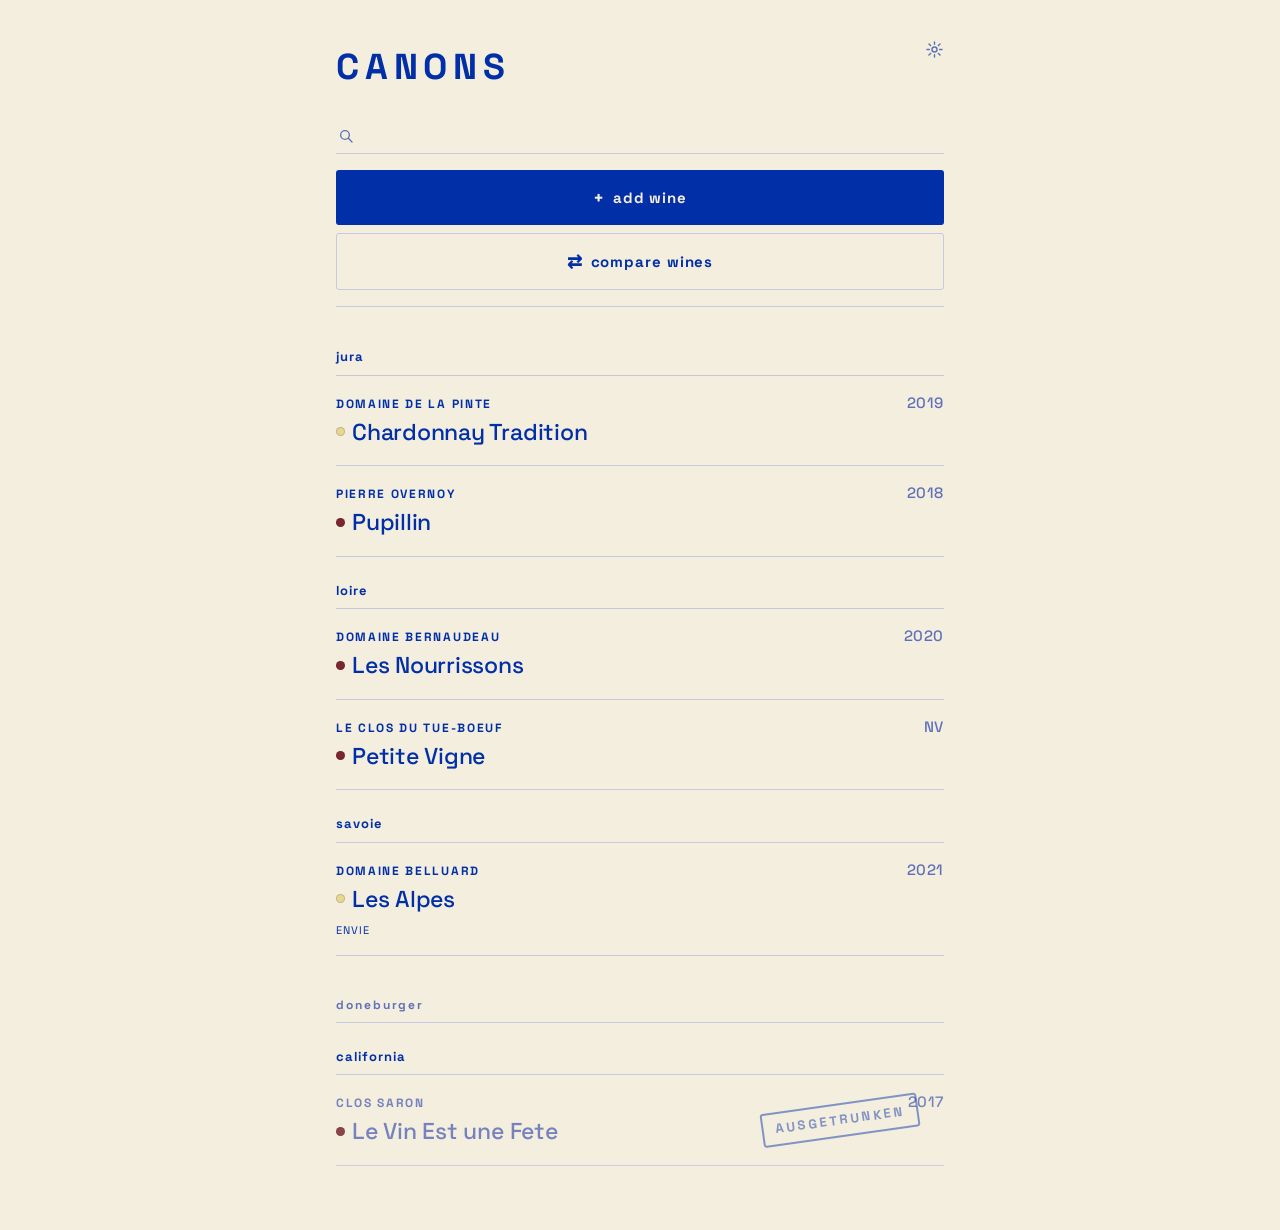
<file: index.html>
<!DOCTYPE html>
<html lang="en">
  <head>
    <meta charset="UTF-8" />
    <meta name="viewport" content="width=device-width, initial-scale=1, maximum-scale=1, user-scalable=no, viewport-fit=cover" />
    <meta name="theme-color" content="#002fa7" />
    <meta name="color-scheme" content="light" />
    <title>CANONS</title>

    <link rel="manifest" href="./manifest.webmanifest" />
    <link rel="apple-touch-icon" href="./icons/icon-192.png" />
    <meta name="apple-mobile-web-app-capable" content="yes" />
    <meta name="apple-mobile-web-app-status-bar-style" content="default" />
    <meta name="apple-mobile-web-app-title" content="CANONS" />

    <link
      href="https://fonts.googleapis.com/css2?family=Courier+Prime:ital,wght@0,400;0,700;1,400&family=Spectral:ital,wght@0,400;0,500;1,400&family=Space+Grotesk:wght@300;400;500;600;700&family=Comic+Relief:wght@400;700&display=swap"
      rel="stylesheet"
    />
    <link rel="stylesheet" href="./styles.css" />
  </head>
  <body>
    <div class="app">
      <!-- ================= HOME ================= -->
      <section id="view-home" class="view">
        <header class="app-header">
          <div class="brand-row">
            <p class="brand">CANONS</p>
            <button class="icon-btn" id="settings-btn" type="button" aria-label="Appearance settings">
              <svg viewBox="0 0 24 24" aria-hidden="true" fill="none" stroke="currentColor" stroke-width="1.8" stroke-linecap="round">
                <circle cx="12" cy="12" r="3.2" />
                <path d="M12 2.5v3M12 18.5v3M2.5 12h3M18.5 12h3M5 5l2.1 2.1M16.9 16.9 19 19M19 5l-2.1 2.1M7.1 16.9 5 19" />
              </svg>
            </button>
          </div>

          <div class="filter-line">
            <svg class="filter-icon" viewBox="0 0 24 24" aria-hidden="true">
              <circle cx="10.5" cy="10.5" r="6.5" fill="none" stroke="currentColor" stroke-width="2" />
              <line x1="15.5" y1="15.5" x2="21" y2="21" stroke="currentColor" stroke-width="2" stroke-linecap="round" />
            </svg>
            <input
              id="filter-input"
              class="filter-input"
              type="search"
              placeholder=""
              aria-label="Search the cellar"
              autocomplete="off"
              autocapitalize="off"
              spellcheck="false"
            />
          </div>

          <div class="actions">
            <button class="add-btn-large" type="button" id="add-wine-btn">
              <span class="glyph">+</span> add wine
            </button>
            <button class="add-btn-large add-btn-large--secondary" type="button" id="compare-btn">
              <span class="glyph">⇄</span> compare wines
            </button>
          </div>
        </header>

        <main id="wine-list"></main>
      </section>

      <!-- ================= ADD WINE ================= -->
      <section id="view-add" class="view" hidden>
        <header class="view-header">
          <button class="action-link" type="button" id="add-back-btn">‹ back</button>
          <p class="brand">New wine</p>
        </header>

        <form id="add-form" novalidate>
          <div class="wine-fields" id="add-fields"></div>
          <div class="form-actions">
            <button type="submit" class="save-btn">save</button>
          </div>
        </form>
      </section>

      <!-- ================= WINE DETAIL ================= -->
      <section id="view-detail" class="view" hidden>
        <header class="view-header">
          <button class="action-link" type="button" id="detail-back-btn">‹ back</button>
          <button type="button" class="detail-save-top" id="detail-save-top" hidden>save</button>
          <div style="display:flex;gap:var(--space-3);align-items:baseline">
            <button class="action-link action-link--quiet" type="button" id="detail-share-btn">share</button>
            <button class="action-link action-link--quiet" type="button" id="detail-delete-btn">remove</button>
          </div>
        </header>

        <p class="meta-line" id="detail-meta"></p>

        <form id="detail-form" novalidate>
          <div class="wine-fields" id="detail-fields"></div>
          <div class="form-actions">
            <span class="save-status" id="detail-save-status"></span>
            <button type="submit" class="save-btn">save</button>
          </div>
        </form>
      </section>

      <!-- ================= COMPARE: saved list ================= -->
      <section id="view-compare" class="view" hidden>
        <header class="view-header">
          <button class="action-link" type="button" id="compare-back-btn">‹ back</button>
          <p class="brand">Compare</p>
        </header>
        <div class="actions">
          <button class="add-btn-large" type="button" id="compare-new-btn">
            <span class="glyph">+</span> new comparison
          </button>
        </div>
        <main id="compare-list"></main>
      </section>

      <!-- ================= COMPARE: builder ================= -->
      <section id="view-compare-build" class="view" hidden>
        <header class="view-header">
          <button class="action-link" type="button" id="compare-build-back-btn">‹ back</button>
          <p class="brand" id="compare-build-title">New comparison</p>
        </header>

        <!-- Shown only when extending an existing comparison -->
        <div class="compare-extend" id="compare-extend" hidden>
          <p class="compare-extend-q">adding to <strong id="compare-extend-title"></strong></p>
          <label class="compare-extend-opt">
            <input type="radio" name="compare-extend-mode" value="build" checked />
            build on this comparison <span>(re-runs all wines together)</span>
          </label>
          <label class="compare-extend-opt">
            <input type="radio" name="compare-extend-mode" value="new" />
            save as a new comparison <span>(keeps the original)</span>
          </label>
        </div>

        <div class="compare-pinned" id="compare-pinned">
          <p class="section-label">wines</p>
          <ul class="compare-chosen" id="compare-chosen"></ul>
        </div>

        <div class="compare-add-actions">
          <button type="button" class="backup-btn" id="compare-add-cellar-btn">add from cellar</button>
          <button type="button" class="backup-btn" id="compare-add-outside-btn">add outside wine</button>
        </div>

        <!-- cellar picker -->
        <div class="compare-cellar-picker" id="compare-cellar-picker" hidden>
          <input type="search" class="filter-input" id="compare-cellar-search" placeholder="search your cellar…" autocomplete="off" />
          <div class="compare-cellar-results" id="compare-cellar-results"></div>
        </div>

        <!-- outside-wine mini form -->
        <div class="compare-outside-form" id="compare-outside-form" hidden>
          <input type="text" class="sync-field" id="compare-out-producer" placeholder="producer" autocomplete="off" />
          <input type="text" class="sync-field" id="compare-out-cuvee" placeholder="cuvée" autocomplete="off" />
          <input type="text" class="sync-field" id="compare-out-grape" placeholder="grape variety (optional)" autocomplete="off" />
          <input type="text" class="sync-field" id="compare-out-vintage" placeholder="vintage (or NV)" autocomplete="off" />
          <button type="button" class="backup-btn" id="compare-out-add-btn">add this wine</button>
        </div>

        <p class="compare-build-hint" id="compare-build-hint">add at least 2 wines to compare.</p>

        <!-- run: chooser / loading / fail / free-paste (reuses research styles) -->
        <div class="research-panel compare-run" id="compare-run" hidden>
          <div class="research-chooser" id="compare-chooser">
            <p class="research-chooser-q">how would you like to run this comparison?</p>
            <div class="research-chooser-actions">
              <button type="button" class="research-choose-ai" id="compare-choose-ai">AI compare</button>
              <button type="button" class="research-choose-free" id="compare-choose-free">free compare</button>
            </div>
            <p class="research-chooser-note">
              <strong>AI</strong> compares all the wines in one web-backed pass
              (costs a few cents). <strong>Free</strong> gives you a prompt to
              paste into any chatbot yourself.
            </p>
          </div>

          <div class="research-loading" id="compare-loading" hidden>
            <span class="research-spinner" aria-hidden="true"></span>
            <p class="research-loading-text">comparing… this can take 10–30 seconds.</p>
            <div class="research-actions">
              <button type="button" class="research-loading-cancel" id="compare-loading-cancel">cancel</button>
            </div>
          </div>

          <div class="research-fail" id="compare-fail" hidden>
            <p class="research-error compare-fail-msg" id="compare-fail-msg"></p>
            <div class="research-actions research-actions--end">
              <button type="button" class="action-link" id="compare-fail-free">free instead</button>
              <button type="button" class="action-link action-link--quiet" id="compare-fail-cancel">cancel</button>
              <button type="button" class="save-btn" id="compare-retry-btn">retry</button>
            </div>
          </div>

          <div class="research-input" id="compare-manual" hidden>
            <p class="research-help">
              Tap <strong>copy request</strong>, paste it into Claude or ChatGPT,
              then paste the reply back and tap <strong>view comparison</strong>.
            </p>
            <div class="research-actions research-actions--start">
              <button type="button" class="action-link" id="compare-copy-btn">
                <span class="glyph">⧉</span> copy request
              </button>
              <span class="research-status" id="compare-copy-status"></span>
            </div>
            <textarea class="research-paste" id="compare-paste" rows="4" placeholder="paste the assistant's reply here…" autocomplete="off" spellcheck="false"></textarea>
            <p class="research-error" id="compare-manual-error" hidden></p>
            <div class="research-actions">
              <button type="button" class="action-link action-link--quiet" id="compare-manual-cancel">cancel</button>
              <button type="button" class="save-btn" id="compare-manual-review">view comparison</button>
            </div>
          </div>
        </div>
      </section>

      <!-- ================= COMPARE: detail (swipeable cards) ================= -->
      <section id="view-compare-detail" class="view" hidden>
        <header class="view-header">
          <button class="action-link" type="button" id="compare-detail-back-btn">‹ back</button>
          <button class="action-link action-link--quiet" type="button" id="compare-delete-btn">delete</button>
        </header>
        <p class="meta-line" id="compare-detail-title"></p>
        <div class="compare-cards" id="compare-cards"></div>
        <div class="compare-dots" id="compare-dots" aria-hidden="true"></div>

        <div class="compare-detail-actions">
          <button type="button" class="backup-btn" id="compare-add-wine-btn">add a wine</button>
        </div>

        <!-- Promote external wines into the cellar (single or bulk) -->
        <div class="compare-promote" id="compare-promote" hidden>
          <p class="section-label">add to cellar</p>
          <p class="compare-promote-hint">
            These wines aren't in your cellar yet. Add any you like — they're
            saved with the reputation note as their context; fill in the full
            details later with <strong>get wine info</strong>.
          </p>
          <ul class="compare-promote-list" id="compare-promote-list"></ul>
          <button type="button" class="backup-btn" id="compare-promote-btn">add selected to cellar</button>
          <p class="backup-status" id="compare-promote-status"></p>
        </div>
      </section>

      <!-- ================= SETTINGS ================= -->
      <div class="settings-overlay" id="settings-overlay" hidden>
        <div class="settings-sheet" role="dialog" aria-label="Settings">

          <!-- ---- Main page: appearance + a door into advanced ---- -->
          <div class="settings-page" id="settings-page-main">
            <div class="settings-head">
              <p class="settings-title">appearance</p>
              <button class="action-link action-link--quiet" type="button" id="settings-close">close</button>
            </div>
            <p class="settings-label">theme</p>
            <div class="theme-list" id="theme-list"></div>

            <button type="button" class="settings-row-btn" id="settings-advanced-btn">
              <span>data &amp; sync</span>
              <span class="settings-row-chevron" aria-hidden="true">›</span>
            </button>
          </div>

          <!-- ---- Advanced page: sync + backup ---- -->
          <div class="settings-page" id="settings-page-advanced" hidden>
            <div class="settings-head">
              <button class="action-link" type="button" id="settings-back-btn">‹ back</button>
              <p class="settings-title">data &amp; sync</p>
            </div>

            <button type="button" class="action-link action-link--quiet sync-help-toggle" id="sync-help-toggle" aria-expanded="false" aria-controls="sync-help-panel">how does this work?</button>

            <div class="sync-help-panel" id="sync-help-panel" hidden>
              <p class="sync-help-block">
                <strong>Sync</strong> keeps your cellar matched on every device, automatically.
                Set it up once and anything you add or edit shows up on your other
                devices on its own — no files to move. On a new device, open this menu,
                paste the <strong>sync code</strong> from a device that's already linked,
                then tap <strong>link this device</strong>.
              </p>
              <p class="sync-help-block">
                <strong>Export / import</strong> is the manual version.
                <strong>Export wines</strong> saves your whole cellar to a single file
                you can keep as a backup or send to someone. <strong>Import wines</strong>
                loads that file back in. Nothing updates by itself — you do it whenever
                you want a snapshot.
              </p>
              <p class="sync-help-block sync-help-diff">
                <strong>The difference:</strong> both move your wines around — sync does
                it for you continuously, export/import is a one-off copy you trigger by
                hand. Use sync for everyday across-device use; run an export now and then
                as a safety backup.
              </p>
            </div>

            <p class="settings-label">sync</p>

            <!-- Linked state -->
            <div class="sync-linked" id="sync-linked" hidden>
              <p class="sync-info">
                Synced across devices.
                <span class="sync-when" id="sync-when"></span>
              </p>
              <div class="sync-actions">
                <button type="button" class="backup-btn" id="sync-now-btn">sync now</button>
                <button type="button" class="backup-btn" id="sync-copy-btn">copy sync code</button>
                <button type="button" class="backup-btn backup-btn--quiet" id="sync-unlink-btn">unlink</button>
              </div>
            </div>

            <!-- Unlinked state -->
            <div class="sync-setup" id="sync-setup">
              <p class="sync-help">
                Sync your cellar between devices with no account — paste a
                <strong>sync code</strong> from another device, or set up a new
                shared cellar.
              </p>
              <textarea
                class="sync-token-input"
                id="sync-token-input"
                rows="2"
                placeholder="paste a sync code here…"
                autocomplete="off"
                spellcheck="false"
              ></textarea>
              <div class="sync-actions">
                <button type="button" class="backup-btn" id="sync-join-btn">link this device</button>
                <button type="button" class="backup-btn backup-btn--quiet" id="sync-new-btn">set up new cellar</button>
              </div>

              <!-- New-cellar form (Supabase details), revealed by "set up new cellar" -->
              <div class="sync-new-form" id="sync-new-form" hidden>
                <label class="sync-field-label" for="sync-url-input">Supabase project URL</label>
                <input type="url" class="sync-field" id="sync-url-input" placeholder="https://xxxx.supabase.co" autocomplete="off" spellcheck="false" />
                <label class="sync-field-label" for="sync-key-input">Supabase anon key</label>
                <textarea class="sync-field" id="sync-key-input" rows="2" placeholder="eyJ…" autocomplete="off" spellcheck="false"></textarea>
                <label class="sync-field-label" for="sync-code-input">cellar code (the shared secret)</label>
                <div class="sync-code-row">
                  <input type="text" class="sync-field" id="sync-code-input" placeholder="e.g. abcd-efgh-ijkl" autocomplete="off" spellcheck="false" />
                  <button type="button" class="backup-btn" id="sync-gen-btn">generate</button>
                </div>
                <button type="button" class="backup-btn" id="sync-create-btn">create &amp; link</button>
              </div>
            </div>

            <!-- Inline confirm (replaces blocking confirm() dialogs, which are
                 unreliable inside an installed PWA) -->
            <div class="sync-confirm" id="sync-confirm" hidden>
              <p class="sync-confirm-msg" id="sync-confirm-msg"></p>
              <div class="sync-actions">
                <button type="button" class="backup-btn" id="sync-confirm-yes">ok</button>
                <button type="button" class="backup-btn backup-btn--quiet" id="sync-confirm-no">cancel</button>
              </div>
            </div>

            <p class="backup-status" id="sync-status"></p>

            <p class="settings-label settings-label--spaced">backup</p>
            <div class="backup-actions">
              <button type="button" class="backup-btn" id="export-btn">export wines</button>
              <label class="backup-btn" for="import-input">
                import wines
                <input type="file" id="import-input" accept="application/json,.json" hidden />
              </label>
            </div>
            <p class="backup-status" id="backup-status"></p>
          </div>
        </div>
      </div>
    </div>

    <!-- Shared field markup for Add Wine and Wine detail (cloned via JS) -->
    <template id="wine-fields-template">
      <div class="field field-producer">
        <label data-cf="producer">producer</label>
        <textarea class="f-producer autogrow" rows="1" autocomplete="off" spellcheck="false"></textarea>
      </div>

      <div class="field field-cuvee">
        <label data-cf="cuvee">cuvée</label>
        <textarea class="f-cuvee autogrow" rows="1" autocomplete="off" spellcheck="false"></textarea>
      </div>

      <div class="field">
        <label data-cf="grape_varietals">grape varietals</label>
        <textarea class="f-grapes autogrow" rows="1" placeholder="composition may vary by vintage" autocomplete="off" spellcheck="false"></textarea>
      </div>

      <div class="field-row">
        <div class="field field-vintage">
          <label data-cf="vintage">vintage</label>
          <input type="text" class="f-vintage" placeholder="e.g. 2021 or NV" autocomplete="off" />
        </div>

        <div class="field field-bottles">
          <label>bottles</label>
          <div class="stepper">
            <button type="button" class="stepper-btn bottles-minus" aria-label="One fewer">−</button>
            <input type="number" class="f-bottles" inputmode="numeric" min="0" step="1" value="1" />
            <button type="button" class="stepper-btn bottles-plus" aria-label="One more">+</button>
          </div>
        </div>
      </div>

      <div class="field">
        <label>status</label>
        <div class="status-options">
          <button type="button" class="status-option" data-status="en_cave">en cave</button>
          <button type="button" class="status-option" data-status="envie">envie</button>
          <button type="button" class="status-option" data-status="ausgetrunken">finished</button>
        </div>
      </div>

      <div class="research-launch">
        <button type="button" class="research-trigger">
          <span class="glyph">⌕</span> get wine info
        </button>
        <div class="research-mount"></div>
      </div>

      <p class="section-label">tech facts</p>

      <div class="field-row">
        <div class="field">
          <label data-cf="region">region</label>
          <textarea class="f-region autogrow" rows="1" autocomplete="off" spellcheck="false"></textarea>
        </div>
        <div class="field">
          <label data-cf="country">country</label>
          <textarea class="f-country autogrow" rows="1" autocomplete="off" spellcheck="false"></textarea>
        </div>
      </div>

      <div class="field-row">
        <div class="field">
          <label data-cf="colour">colour</label>
          <textarea class="f-colour autogrow" rows="1" placeholder="rouge / blanc / rosé / orange" autocomplete="off" spellcheck="false"></textarea>
        </div>
        <div class="field">
          <label data-cf="terroir_type">terroir type</label>
          <textarea class="f-terroir autogrow" rows="1" autocomplete="off" spellcheck="false"></textarea>
        </div>
      </div>

      <p class="section-label" data-cf="vinification">vinification</p>
      <div class="field">
        <textarea
          class="f-vinification narrative autogrow"
          rows="3"
          placeholder="concrete facts only — maceration, élevage, vessel, ageing time…"
        ></textarea>
      </div>

      <p class="section-label" data-cf="tasting_notes">tasting notes</p>
      <div class="field">
        <textarea class="f-tasting-notes narrative autogrow" rows="3"></textarea>
      </div>
      <div class="field">
        <label data-cf="drinking_window">drinking window</label>
        <textarea class="f-drinking-window autogrow" rows="1" placeholder="e.g. now–2030" autocomplete="off" spellcheck="false"></textarea>
      </div>

      <p class="section-label">serving</p>
      <div class="field-row">
        <div class="field">
          <label data-cf="serve_temp">temperature</label>
          <textarea class="f-serve-temp autogrow" rows="1" placeholder="e.g. 14–16 °C" autocomplete="off" spellcheck="false"></textarea>
        </div>
        <div class="field">
          <label data-cf="serve_archetype">style</label>
          <textarea class="f-serve-archetype autogrow" rows="1" placeholder="glou-glou ↔ vin de garde" autocomplete="off" spellcheck="false"></textarea>
        </div>
      </div>
      <div class="field">
        <label data-cf="serve_aeration">decant / aeration</label>
        <textarea class="f-serve-aeration autogrow" rows="1" placeholder="e.g. decant 30 min, or pop and pour" autocomplete="off" spellcheck="false"></textarea>
      </div>

      <p class="section-label" data-cf="expert_context">context</p>
      <div class="field">
        <textarea
          class="f-expert-context narrative autogrow"
          rows="3"
          placeholder="the lowdown — where it sits in the lineup, scarcity, price, who pours it… (research can fill this)"
        ></textarea>
      </div>

      <p class="section-label">notes</p>
      <div class="field">
        <textarea class="f-user-notes narrative autogrow" rows="3" placeholder="your own notes"></textarea>
      </div>

      <div class="provenance-block" hidden>
        <p class="section-label">sources</p>
        <p class="confidence-legend">
          <span class="confidence-dot" data-confidence="sourced"></span> sourced
          <span class="confidence-dot" data-confidence="inferred"></span> inferred
          <span class="confidence-dot" data-confidence="not_found"></span> not found
        </p>
        <ul class="sources-list"></ul>
      </div>
    </template>

    <!-- Research panel (cloned into the Add and Detail views via JS) -->
    <template id="research-panel-template">
      <section class="research-panel" hidden>
        <!-- Chooser: pick how to look the wine up (shown first each time) -->
        <div class="research-chooser">
          <p class="research-chooser-q">how would you like to look this up?</p>
          <div class="research-chooser-actions">
            <button type="button" class="research-choose-ai">AI research</button>
            <button type="button" class="research-choose-free">free search</button>
          </div>
          <p class="research-chooser-note">
            <strong>AI</strong> fills the facts for you from the web (costs a few
            cents per wine). <strong>Free</strong> gives you a prompt to paste
            into any chatbot yourself.
          </p>
        </div>

        <!-- Automated: working/loading state -->
        <div class="research-loading" hidden>
          <span class="research-spinner" aria-hidden="true"></span>
          <p class="research-loading-text">researching this wine… this can take 10–30 seconds.</p>
          <div class="research-actions">
            <button type="button" class="research-loading-cancel">cancel</button>
          </div>
        </div>

        <!-- Automated: failure / retry state -->
        <div class="research-fail" hidden>
          <p class="research-error research-fail-msg"></p>
          <div class="research-actions research-actions--end">
            <button type="button" class="action-link research-fail-manual">free search instead</button>
            <button type="button" class="action-link action-link--quiet research-fail-cancel">cancel</button>
            <button type="button" class="save-btn research-retry-btn">retry</button>
          </div>
        </div>

        <!-- Manual: dossier paste-back -->
        <div class="research-input" hidden>
          <p class="research-help">
            Tap <strong>copy request</strong>, paste it into Claude or ChatGPT,
            then paste the reply back below and tap <strong>review</strong>.
          </p>
          <div class="research-actions research-actions--start">
            <button type="button" class="action-link research-copy-btn">
              <span class="glyph">⧉</span> copy request
            </button>
            <span class="research-status research-copy-status"></span>
          </div>
          <textarea
            class="research-paste"
            rows="4"
            placeholder="paste the assistant's reply here…"
            autocomplete="off"
            spellcheck="false"
          ></textarea>
          <p class="research-error" hidden></p>
          <div class="research-actions">
            <button type="button" class="action-link action-link--quiet research-cancel-btn">cancel</button>
            <button type="button" class="save-btn research-review-btn">review</button>
          </div>
        </div>

        <div class="research-review" hidden>
          <p class="research-label">review &amp; apply — unchecked items are left as they are</p>
          <div class="research-preview-list"></div>
          <div class="research-actions">
            <button type="button" class="action-link action-link--quiet research-back-btn">back</button>
            <button type="button" class="save-btn research-apply-btn">apply selected</button>
          </div>
        </div>
      </section>
    </template>

    <script src="./storage.js"></script>
    <script src="./research.js"></script>
    <script src="./compare.js"></script>
    <script src="./compare-store.js"></script>
    <script src="./sync.js"></script>
    <script src="./research-api.js"></script>
    <script src="./app.js"></script>
  </body>
</html>
</file>
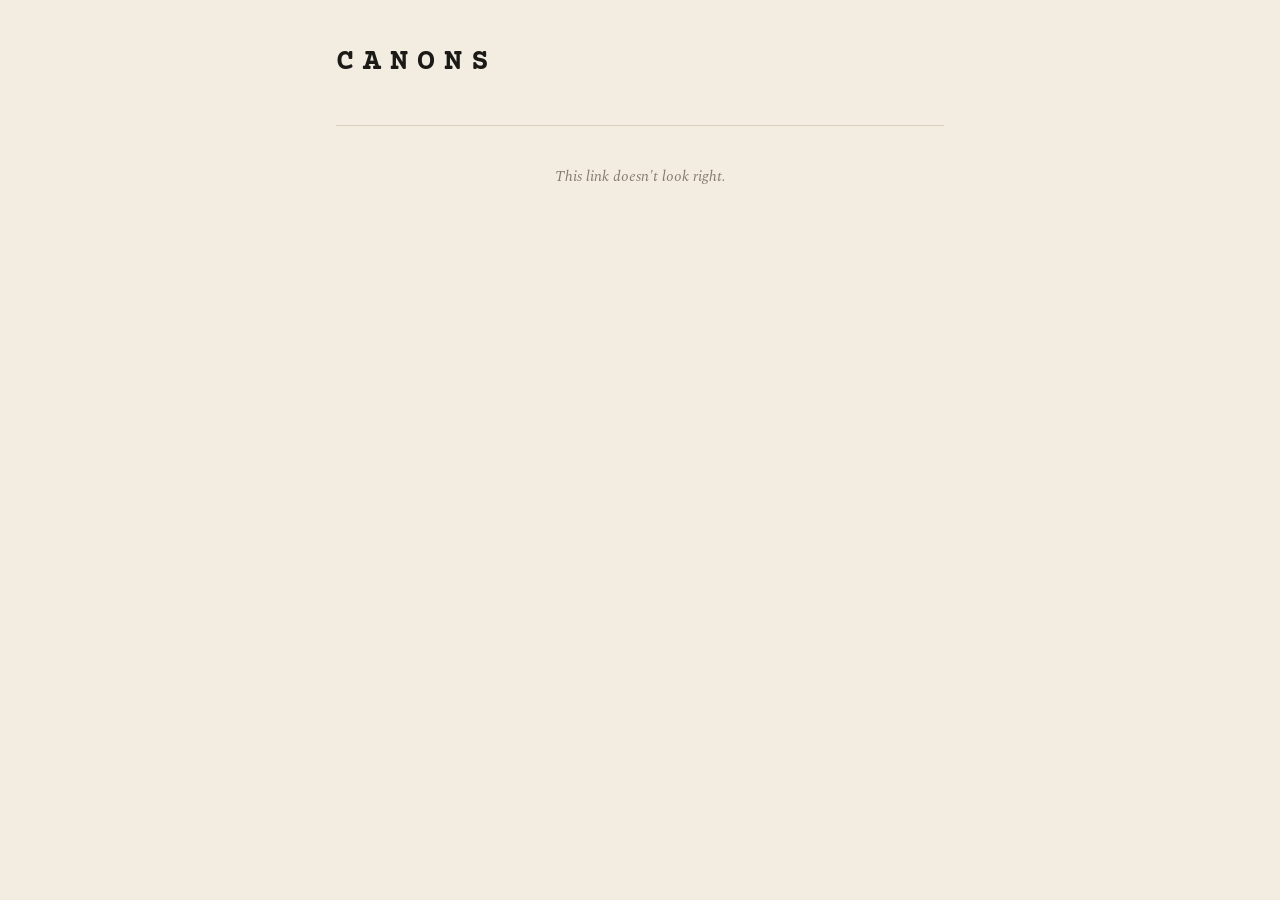
<file: share.html>
<!DOCTYPE html>
<html lang="en" data-theme="paper">
  <head>
    <meta charset="UTF-8" />
    <meta name="viewport" content="width=device-width, initial-scale=1, maximum-scale=1, user-scalable=no, viewport-fit=cover" />
    <title>CANONS</title>
    <link
      href="https://fonts.googleapis.com/css2?family=Courier+Prime:ital,wght@0,400;0,700;1,400&family=Spectral:ital,wght@0,400;0,500;1,400&family=Space+Grotesk:wght@300;400;500;600;700&display=swap"
      rel="stylesheet"
    />
    <link rel="stylesheet" href="./styles.css" />
    <style>
      .share-hero {
        margin-bottom: var(--space-5);
        padding-bottom: var(--space-4);
        border-bottom: 1px solid var(--hairline);
      }
      .share-hero .wine-producer { margin: 0 0 4px; }
      .share-hero .wine-cuvee   { margin: 0 0 var(--space-2); }
      .share-sub {
        font-family: var(--font-mono);
        font-size: 12px;
        letter-spacing: 0.1em;
        text-transform: lowercase;
        color: var(--muted);
        margin: var(--space-2) 0 0;
      }
      .share-value {
        font-family: var(--font-mono);
        font-size: 15px;
        color: var(--ink);
        margin: 2px 0 0;
        padding-bottom: 6px;
        border-bottom: 1px solid var(--hairline);
      }
      .share-narrative {
        font-family: var(--font-serif);
        font-size: 16px;
        line-height: 1.6;
        color: var(--ink);
        margin: 0;
        padding-bottom: var(--space-3);
        white-space: pre-wrap;
      }
      .share-footer {
        margin-top: var(--space-6);
        padding-top: var(--space-3);
        border-top: 1px solid var(--hairline);
        font-family: var(--font-mono);
        font-size: 11px;
        letter-spacing: 0.12em;
        text-transform: lowercase;
        color: var(--muted);
      }
    </style>
  </head>
  <body>
    <div class="app">

      <header class="app-header">
        <div class="brand-row">
          <p class="brand">CANONS</p>
        </div>
      </header>

      <main id="wine-card">
        <p class="empty-state">loading…</p>
      </main>

    </div>

    <script>
      (function () {

        function esc(str) {
          return String(str || "")
            .replace(/&/g, "&amp;")
            .replace(/</g, "&lt;")
            .replace(/>/g, "&gt;");
        }

        function inlineField(label, value) {
          if (!value) return "";
          return `<div class="field"><label>${esc(label)}</label><p class="share-value">${esc(value)}</p></div>`;
        }

        function narrativeBlock(label, value) {
          if (!value) return "";
          return `<p class="section-label">${esc(label)}</p><div class="field"><p class="share-narrative">${esc(value)}</p></div>`;
        }

        function render(wine) {
          const tf  = wine.tech_facts   || {};
          const tn  = wine.tasting_notes || {};
          const sub = [tf.colour, tf.region, tf.country].filter(Boolean);
          const card = document.getElementById("wine-card");

          document.title = [wine.producer, wine.cuvee].filter(Boolean).join(" — ") + " — CANONS";

          card.innerHTML = `
            <div class="share-hero">
              <p class="wine-producer">${esc(wine.producer)}</p>
              <p class="wine-cuvee">${esc(wine.cuvee)}</p>
              ${wine.vintage ? `<span class="wine-vintage">${esc(wine.vintage)}</span>` : ""}
              ${sub.length ? `<p class="share-sub">${esc(sub.join(" · "))}</p>` : ""}
            </div>
            ${inlineField("grape varietals", tf.grape_varietals)}
            ${inlineField("terroir", tf.terroir_type)}
            ${narrativeBlock("vinification", wine.vinification)}
            ${narrativeBlock("tasting notes", tn.notes)}
            ${inlineField("drinking window", tn.drinking_window)}
            ${narrativeBlock("context", wine.expert_context)}
            <p class="share-footer">shared via canons</p>
          `;
        }

        function showError(msg) {
          document.getElementById("wine-card").innerHTML =
            `<p class="empty-state">${esc(msg)}</p>`;
        }

        const params  = new URLSearchParams(location.search);
        const id      = params.get("id");
        const sBase   = params.get("s");

        if (!id || !sBase) {
          showError("This link doesn't look right.");
          return;
        }

        const fnUrl = `${sBase}/functions/v1/share-wine?id=${encodeURIComponent(id)}`;

        fetch(fnUrl)
          .then((r) => {
            if (!r.ok) throw new Error(r.status === 404 ? "Wine not found." : `Error ${r.status}.`);
            return r.json();
          })
          .then(({ data }) => {
            if (!data) throw new Error("Empty response.");
            render(data);
          })
          .catch((err) => showError(err.message || "Couldn't load this wine."));

      })();
    </script>
  </body>
</html>
</file>
<file: styles.css>
/* ---------------------------------------------------------------------------
   Wine Cave — design system
   Reference: a natural-wine restaurant list in Paris — matte paper, ink,
   typewriter + warm serif type, calm and unfussy.
--------------------------------------------------------------------------- */

/* ---------------------------------------------------------------------------
   THEMES
   Each theme just overrides the palette + font variables below. "Paper" (the
   original look) lives in :root and is the default. New styles are added as
   another html[data-theme="…"] block — no structural changes needed. The
   active theme is chosen in the settings menu and saved to localStorage.
--------------------------------------------------------------------------- */

:root {
  /* Palette — "Paper" (default theme) */
  --paper: #f3ede1;
  --ink: #1c1a17;
  --muted: #857b6d;
  --hairline: #d9cfbd;
  --accent: #8e3b2f; /* rubber-stamp oxblood */

  /* Type */
  --font-mono: "Courier Prime", "Courier New", ui-monospace, SFMono-Regular, Menlo, monospace;
  --font-serif: "Spectral", "Iowan Old Style", "Palatino Linotype", Georgia, serif;
  --font-sans: "Space Grotesk", "Helvetica Neue", Arial, sans-serif;

  /* Rhythm (shared across all themes) */
  --space-1: 4px;
  --space-2: 8px;
  --space-3: 16px;
  --space-4: 24px;
  --space-5: 40px;
  --space-6: 64px;

  --max-width: 640px;
}

/* Palette blocks use a bare [data-theme] selector (not html[…]) so they apply
   both to <html> (the active theme) AND to any scoped element — e.g. each row
   in the settings menu previews itself in its own theme. Layout/treatment
   rules below stay html-scoped so previews don't reflow the whole app. */

[data-theme="paper"] {
  --paper: #f3ede1;
  --ink: #1c1a17;
  --muted: #857b6d;
  --hairline: #d9cfbd;
  --accent: #8e3b2f;
}


/* Klein — warm cream ground with International Klein Blue throughout. */
[data-theme="klein"] {
  --paper: #f4eedf;
  --ink: #002fa7;
  --muted: #6070b8;
  --hairline: #c8c8e0;
  --accent: #002fa7;
}

/* Chartreuse — deep olive-brown ground, chartreuse ink and accent. */
[data-theme="chartreuse"] {
  --paper: #1e1a0e;
  --ink: #d4f040;
  --muted: #7a9038;
  --hairline: #332e18;
  --accent: #d4f040;
  color-scheme: dark;
}

/* Normalise the stamp blend on Klein (blue on cream reads fine multiply, but
   IKB is dark enough to drop to a simple overlay; opacity keeps the faded look). */
html[data-theme="klein"] .stamp {
  mix-blend-mode: normal;
}

/* On the dark chartreuse ground, multiply washes the stamp out — use normal. */
html[data-theme="chartreuse"] .stamp {
  mix-blend-mode: normal;
  opacity: 0.65;
}

/* Chartreuse save/add buttons: dark ink on chartreuse so they stay readable. */
html[data-theme="chartreuse"] .add-btn-large,
html[data-theme="chartreuse"] .research-trigger,
html[data-theme="chartreuse"] .save-btn,
html[data-theme="chartreuse"] .detail-save-top {
  color: #222818;
}

/* ---- Swiss / International Typographic Style ----------------------------
   Space Grotesk throughout, larger and bolder, no italics. The three Swiss
   themes share this typography and differ only in palette. Overriding the
   font variables flips every component to Space Grotesk in one move. */

[data-theme^="swiss"],
[data-theme="klein"],
[data-theme="chartreuse"] {
  --font-mono: var(--font-sans);
  --font-serif: var(--font-sans);
}

[data-theme="swiss-white"] {
  --paper: #f3ede1;
  --ink: #000000;
  --muted: #6f6f6f;
  --hairline: #ddd8cc;
  --accent: #000000;
}

[data-theme="swiss-black"] {
  --paper: #000000;
  --ink: #ffffff;
  --muted: #9a9a9a;
  --hairline: #2b2b2b;
  --accent: #ffffff;
  color-scheme: dark;
}

[data-theme="swiss-primary"] {
  --paper: #ffffff;
  --ink: #000000;
  --muted: #6f6f6f;
  --hairline: #e4e4e4;
  --accent: #000000;
}

/* ---- Comic — playful: Comic Relief, rainbow letters (set in JS), cream
   ground with a tiled wallpaper of little sloshing wine glasses. -------- */

[data-theme="comic"] {
  --paper: #f8f2e3;
  --ink: #5a4a2f;
  --muted: #b0a07d;
  --hairline: #e7dabd;
  --accent: #d2552f;
  --font-mono: "Comic Relief", "Comic Sans MS", "Chalkboard SE", cursive;
  --font-serif: "Comic Relief", "Comic Sans MS", "Chalkboard SE", cursive;
}

html[data-theme="comic"] body {
  background-color: #f8f2e3;
  background-image: url("data:image/svg+xml,%3Csvg xmlns='http://www.w3.org/2000/svg' width='66' height='66' viewBox='0 0 66 66'%3E%3Cg fill='none' stroke='%23ecdfc2' stroke-width='1.5' stroke-linecap='round' stroke-linejoin='round' transform='rotate(45 33 33)'%3E%3Cpath d='M25 20 Q33 35 41 20'/%3E%3Cpath d='M33 35 V47'/%3E%3Cpath d='M26 49 H40'/%3E%3Cpath d='M41 20 Q48 14 46 8'/%3E%3Ccircle cx='46' cy='5' r='1.3'/%3E%3Cpath d='M25 20 Q22 16 24 12'/%3E%3C/g%3E%3C/svg%3E");
  background-size: 66px 66px;
}

/* A touch larger and heavier so the rounded letters read well over the
   wallpaper. */
html[data-theme="comic"] body {
  font-size: 18px;
  font-weight: 700;
}

/* Outline the filled buttons so the rainbow letters stay readable. */
html[data-theme="comic"] .add-btn-large,
html[data-theme="comic"] .save-btn,
html[data-theme="comic"] .research-trigger {
  background: var(--paper);
  color: var(--ink);
  border: 2px solid var(--hairline);
}

html[data-theme="comic"] .wine-cuvee {
  font-style: normal;
}

/* Shared Swiss typographic treatment — bigger, bolder, gridded. */
html[data-theme^="swiss"] body {
  font-size: 17px;
}

html[data-theme^="swiss"] .brand {
  font-size: 18px;
  font-weight: 700;
  letter-spacing: 0.16em;
}

html[data-theme^="swiss"] .region-label {
  font-size: 13px;
  font-weight: 700;
  letter-spacing: 0.08em;
  color: var(--ink);
}

html[data-theme^="swiss"] .wine-producer {
  font-size: 12px;
  font-weight: 700;
  letter-spacing: 0.14em;
}

html[data-theme^="swiss"] .wine-cuvee {
  font-family: var(--font-sans);
  font-style: normal;
  font-weight: 500;
  font-size: 23px;
  letter-spacing: -0.01em;
}

html[data-theme^="swiss"] .wine-vintage {
  font-size: 15px;
  font-weight: 500;
}

html[data-theme^="swiss"] .field-cuvee textarea {
  font-family: var(--font-sans);
  font-style: normal;
  font-weight: 500;
  font-size: 20px;
}

html[data-theme^="swiss"] .section-label {
  font-weight: 700;
}

html[data-theme^="swiss"] .add-btn-large,
html[data-theme^="swiss"] .research-trigger,
html[data-theme^="swiss"] .save-btn {
  font-weight: 700;
  letter-spacing: 0.06em;
}

/* The stamp's multiply blend is tuned for ink-on-paper; normalise it so it
   stays visible on the white and black Swiss grounds. */
html[data-theme^="swiss"] .stamp {
  mix-blend-mode: normal;
  opacity: 0.85;
  font-weight: 700;
}

/* Klein and Chartreuse share the full Swiss typographic treatment. */
html[data-theme="klein"] body,
html[data-theme="chartreuse"] body {
  font-size: 17px;
}

html[data-theme="klein"] .brand,
html[data-theme="chartreuse"] .brand {
  font-size: 18px;
  font-weight: 700;
  letter-spacing: 0.16em;
}

html[data-theme="klein"] .brand-row .brand,
html[data-theme="chartreuse"] .brand-row .brand {
  font-size: 36px;
}

html[data-theme="klein"] .region-label,
html[data-theme="chartreuse"] .region-label {
  font-size: 13px;
  font-weight: 700;
  letter-spacing: 0.08em;
  color: var(--ink);
}

html[data-theme="klein"] .wine-producer,
html[data-theme="chartreuse"] .wine-producer {
  font-size: 12px;
  font-weight: 700;
  letter-spacing: 0.14em;
}

html[data-theme="klein"] .wine-cuvee,
html[data-theme="chartreuse"] .wine-cuvee {
  font-family: var(--font-sans);
  font-style: normal;
  font-weight: 500;
  font-size: 23px;
  letter-spacing: -0.01em;
}

html[data-theme="klein"] .wine-vintage,
html[data-theme="chartreuse"] .wine-vintage {
  font-size: 15px;
  font-weight: 500;
}

html[data-theme="klein"] .field-cuvee textarea,
html[data-theme="chartreuse"] .field-cuvee textarea {
  font-family: var(--font-sans);
  font-style: normal;
  font-weight: 500;
  font-size: 20px;
}

html[data-theme="klein"] .section-label,
html[data-theme="chartreuse"] .section-label {
  font-weight: 700;
}

html[data-theme="klein"] .add-btn-large,
html[data-theme="klein"] .research-trigger,
html[data-theme="klein"] .save-btn,
html[data-theme="chartreuse"] .add-btn-large,
html[data-theme="chartreuse"] .research-trigger,
html[data-theme="chartreuse"] .save-btn {
  font-weight: 700;
  letter-spacing: 0.06em;
}

html[data-theme="klein"] .stamp,
html[data-theme="chartreuse"] .stamp {
  font-weight: 700;
}


/* Swiss Primary — each non-finished entry's text takes a random primary
   colour (assigned in JS); let the producer/cuvée/vintage inherit it. */
html[data-theme="swiss-primary"] .wine-entry:not(.wine-entry--finished) .wine-producer,
html[data-theme="swiss-primary"] .wine-entry:not(.wine-entry--finished) .wine-cuvee,
html[data-theme="swiss-primary"] .wine-entry:not(.wine-entry--finished) .wine-vintage {
  color: inherit;
}

* {
  box-sizing: border-box;
}

html,
body {
  margin: 0;
  padding: 0;
}

body {
  background: var(--paper);
  color: var(--ink);
  font-family: var(--font-mono);
  font-size: 16px;
  line-height: 1.5;
  -webkit-font-smoothing: antialiased;
  text-rendering: optimizeLegibility;
}

/* Force the light palette even if the system is in dark mode (§8) */
:root {
  color-scheme: light only;
}

.app {
  max-width: var(--max-width);
  margin: 0 auto;
  padding: var(--space-5) var(--space-3) var(--space-6);
}

/* ---------------------------------------------------------------------- */
/* Header / filter / actions                                               */
/* ---------------------------------------------------------------------- */

.app-header {
  margin-bottom: var(--space-5);
  padding-bottom: var(--space-3);
  border-bottom: 1px solid var(--hairline);
}

.brand {
  font-family: var(--font-mono);
  font-weight: 700;
  font-size: 15px;
  letter-spacing: 0.3em;
  text-transform: uppercase;
  color: var(--ink);
  margin: 0 0 var(--space-4);
}

.brand-row {
  display: flex;
  align-items: flex-start;
  justify-content: space-between;
}

/* CANONS title — 2x the per-theme brand size, in every theme. */
.brand-row .brand {
  font-size: 30px;
}

html[data-theme^="swiss"] .brand-row .brand {
  font-size: 36px;
}

.icon-btn {
  background: none;
  border: none;
  padding: 2px;
  margin: -2px;
  cursor: pointer;
  color: var(--muted);
  display: inline-flex;
  transition: color 0.15s ease;
}

.icon-btn:hover {
  color: var(--accent);
}

.icon-btn svg {
  width: 19px;
  height: 19px;
}

/* Settings sheet */

.settings-overlay {
  position: fixed;
  inset: 0;
  z-index: 50;
  background: rgba(28, 26, 23, 0.38);
  display: flex;
  align-items: flex-end;
  justify-content: center;
}

.settings-overlay[hidden] {
  display: none;
}

.settings-sheet {
  width: 100%;
  max-width: var(--max-width);
  background: var(--paper);
  border-top-left-radius: 14px;
  border-top-right-radius: 14px;
  border: 1px solid var(--hairline);
  padding: var(--space-4) var(--space-3) var(--space-6);
  box-shadow: 0 -10px 36px rgba(0, 0, 0, 0.18);
}

.settings-head {
  display: flex;
  align-items: baseline;
  justify-content: space-between;
  margin-bottom: var(--space-4);
}

.settings-title {
  font-family: var(--font-mono);
  font-weight: 700;
  font-size: 13px;
  letter-spacing: 0.2em;
  text-transform: uppercase;
  color: var(--ink);
  margin: 0;
}

.settings-label {
  font-family: var(--font-mono);
  font-size: 12px;
  letter-spacing: 0.16em;
  text-transform: lowercase;
  color: var(--muted);
  padding-bottom: var(--space-2);
  border-bottom: 1px solid var(--hairline);
  margin: 0 0 var(--space-3);
}

.theme-list {
  display: flex;
  flex-direction: column;
  gap: var(--space-2);
}

.theme-option {
  display: flex;
  align-items: center;
  gap: var(--space-3);
  width: 100%;
  text-align: left;
  cursor: pointer;
  /* Each row carries its own data-theme, so these resolve to that theme's
     palette + font — the row previews itself. */
  background: var(--paper);
  color: var(--ink);
  font-family: var(--font-mono);
  border: 1px solid var(--hairline);
  border-radius: 3px;
  padding: var(--space-3);
  transition: box-shadow 0.15s ease;
}

.theme-option:hover {
  box-shadow: inset 0 0 0 1px var(--muted);
}

.theme-option.is-active {
  box-shadow: inset 0 0 0 2px var(--accent);
}

.theme-swatches {
  display: flex;
  gap: 4px;
  flex-shrink: 0;
}

.theme-swatch {
  width: 15px;
  height: 15px;
  border-radius: 50%;
  border: 1px solid rgba(128, 128, 128, 0.45);
}

.theme-name {
  flex: 1;
  font-family: var(--font-mono);
  font-size: 13px;
  letter-spacing: 0.08em;
  text-transform: lowercase;
  color: var(--ink);
}

.theme-check {
  font-family: var(--font-mono);
  font-size: 13px;
  color: var(--accent);
}

/* Backup / restore */

.settings-label--spaced {
  margin-top: var(--space-5);
}

.backup-actions {
  display: flex;
  gap: var(--space-3);
}

.backup-btn {
  flex: 1;
  text-align: center;
  font-family: var(--font-mono);
  font-size: 13px;
  letter-spacing: 0.08em;
  text-transform: lowercase;
  color: var(--ink);
  background: transparent;
  border: 1px solid var(--hairline);
  border-radius: 3px;
  padding: 12px;
  cursor: pointer;
  transition: border-color 0.15s ease, color 0.15s ease;
}

.backup-btn:hover {
  border-color: var(--accent);
  color: var(--accent);
}

.backup-status {
  font-family: var(--font-mono);
  font-size: 11px;
  letter-spacing: 0.12em;
  text-transform: lowercase;
  color: var(--muted);
  margin: var(--space-2) 0 0;
  min-height: 1em;
}

/* --- Sync --- */
.sync-actions {
  display: flex;
  flex-wrap: wrap;
  gap: var(--space-3);
}

.backup-btn--quiet {
  flex: 0 0 auto;
  opacity: 0.7;
}

.sync-help,
.sync-info {
  font-family: var(--font-mono);
  font-size: 12px;
  line-height: 1.5;
  color: var(--muted);
  margin: 0 0 var(--space-3);
}

.sync-info strong,
.sync-help strong {
  color: var(--ink);
  font-weight: 700;
}

.sync-when {
  display: block;
  margin-top: 2px;
  letter-spacing: 0.08em;
}

/* "how does this work?" explainer — collapsed by default */
.sync-help-toggle {
  margin: 0 0 var(--space-3);
}

.sync-help-panel {
  border: 1px solid var(--hairline);
  border-radius: 8px;
  padding: var(--space-3) var(--space-3) calc(var(--space-3) - var(--space-2));
  margin: 0 0 var(--space-4);
}

.sync-help-block {
  font-family: var(--font-mono);
  font-size: 12px;
  line-height: 1.55;
  color: var(--muted);
  margin: 0 0 var(--space-3);
}

.sync-help-block strong {
  color: var(--ink);
  font-weight: 700;
}

.sync-help-diff {
  border-top: 1px solid var(--hairline);
  padding-top: var(--space-3);
}

.sync-token-input,
.sync-field {
  width: 100%;
  box-sizing: border-box;
  font-family: var(--font-mono);
  font-size: 12px;
  color: var(--ink);
  background: transparent;
  border: 1px solid var(--hairline);
  border-radius: 3px;
  padding: 10px;
  margin-bottom: var(--space-3);
  resize: vertical;
}

.sync-token-input:focus,
.sync-field:focus {
  outline: none;
  border-color: var(--accent);
}

.sync-new-form {
  margin-top: var(--space-3);
  padding-top: var(--space-3);
  border-top: 1px solid var(--hairline);
}

.sync-field-label {
  display: block;
  font-family: var(--font-mono);
  font-size: 11px;
  letter-spacing: 0.08em;
  text-transform: lowercase;
  color: var(--muted);
  margin-bottom: 4px;
}

.sync-code-row {
  display: flex;
  gap: var(--space-3);
  align-items: flex-start;
}

.sync-code-row .sync-field {
  flex: 1;
}

.sync-code-row .backup-btn {
  flex: 0 0 auto;
}

/* Settings sub-pages + the row that opens "data & sync" */
.settings-page[hidden] {
  display: none;
}

.settings-row-btn {
  display: flex;
  align-items: center;
  justify-content: space-between;
  width: 100%;
  margin-top: var(--space-5);
  padding: 14px 4px;
  background: transparent;
  border: none;
  border-top: 1px solid var(--hairline);
  font-family: var(--font-mono);
  font-size: 13px;
  letter-spacing: 0.08em;
  text-transform: lowercase;
  color: var(--ink);
  cursor: pointer;
  transition: color 0.15s ease;
}

.settings-row-btn:hover {
  color: var(--accent);
}

.settings-row-chevron {
  font-size: 18px;
  color: var(--muted);
}

.sync-confirm {
  margin-top: var(--space-3);
  padding: var(--space-3);
  border: 1px solid var(--hairline);
  border-radius: 3px;
}

.sync-confirm-msg {
  font-family: var(--font-mono);
  font-size: 12px;
  line-height: 1.5;
  color: var(--ink);
  margin: 0 0 var(--space-3);
}

.filter-line {
  position: relative;
  margin-bottom: var(--space-3);
}

.filter-icon {
  position: absolute;
  left: 2px;
  top: 50%;
  transform: translateY(-50%);
  width: 16px;
  height: 16px;
  color: var(--muted);
  pointer-events: none;
}

.filter-input {
  width: 100%;
  background: transparent;
  border: none;
  border-bottom: 1px solid var(--hairline);
  color: var(--ink);
  font-family: var(--font-mono);
  font-size: 15px;
  letter-spacing: 0.02em;
  padding: var(--space-2) var(--space-1) var(--space-2) 26px;
  outline: none;
  transition: border-color 0.15s ease;
}

.filter-input::placeholder {
  color: var(--muted);
}

.filter-input:focus {
  border-bottom-color: var(--accent);
}

.actions {
  display: flex;
  gap: var(--space-4);
  margin-top: var(--space-3);
}

/* Prominent primary action on the home view */
.add-btn-large {
  display: flex;
  align-items: center;
  justify-content: center;
  gap: 8px;
  width: 100%;
  font-family: var(--font-mono);
  font-weight: 700;
  font-size: 15px;
  letter-spacing: 0.12em;
  text-transform: lowercase;
  color: var(--paper);
  background: var(--ink);
  border: none;
  border-radius: 3px;
  padding: 16px 24px;
  cursor: pointer;
  transition: background-color 0.15s ease;
}

.add-btn-large:hover {
  background: var(--accent);
}

.add-btn-large .glyph {
  font-size: 18px;
  color: var(--paper);
}

.action-link {
  font-family: var(--font-mono);
  font-size: 13px;
  letter-spacing: 0.08em;
  text-transform: lowercase;
  color: var(--ink);
  text-decoration: none;
  background: none;
  border: none;
  padding: 0;
  cursor: pointer;
  display: inline-flex;
  align-items: center;
  gap: 6px;
  transition: color 0.15s ease;
}

.action-link:hover {
  color: var(--accent);
}

.action-link .glyph {
  color: var(--muted);
}

/* ---------------------------------------------------------------------- */
/* Collection list                                                         */
/* ---------------------------------------------------------------------- */

.region-group {
  margin-top: var(--space-4);
}

.region-label {
  font-family: var(--font-mono);
  font-size: 12px;
  letter-spacing: 0.16em;
  text-transform: lowercase;
  color: var(--muted);
  padding-bottom: var(--space-2);
  border-bottom: 1px solid var(--hairline);
  margin-bottom: 0;
}

.wine-list {
  list-style: none;
  margin: 0;
  padding: 0;
}

.wine-entry {
  position: relative;
  display: block;
  padding: var(--space-3) 0;
  border-bottom: 1px solid var(--hairline);
  text-decoration: none;
  color: var(--ink);
  overflow: hidden;
  cursor: pointer;
  transition: background-color 0.1s ease;
}

.wine-entry:hover {
  background-color: rgba(28, 26, 23, 0.03);
}

.wine-entry:last-child {
  border-bottom: 1px solid var(--hairline);
}

.wine-row {
  display: flex;
  align-items: baseline;
  justify-content: space-between;
  gap: var(--space-3);
}

.wine-main {
  display: flex;
  flex-direction: column;
  gap: 2px;
  min-width: 0;
}

.wine-producer {
  font-family: var(--font-mono);
  font-weight: 700;
  font-size: 13px;
  letter-spacing: 0.16em;
  text-transform: uppercase;
  color: var(--ink);
  white-space: nowrap;
  overflow: hidden;
  text-overflow: ellipsis;
}

.wine-cuvee-line {
  display: flex;
  align-items: center;
  gap: 7px;
  min-width: 0;
}

.wine-cuvee {
  font-family: var(--font-serif);
  font-style: italic;
  font-size: 17px;
  color: var(--ink);
  white-space: nowrap;
  overflow: hidden;
  text-overflow: ellipsis;
}

/* Wine-type dot — colour cues the type at a glance */
.type-dot {
  width: 9px;
  height: 9px;
  border-radius: 50%;
  flex-shrink: 0;
  border: 1px solid rgba(28, 26, 23, 0.18);
}

.type-dot[data-type="white"] {
  background: #e6d893;
}

.type-dot[data-type="orange"] {
  background: #c8783a;
}

.type-dot[data-type="rose"] {
  background: #e0a0a4;
}

.type-dot[data-type="red"] {
  background: #7c2533;
}

/* Sparkling — pale gold with a little effervescent highlight */
.type-dot[data-type="sparkling"] {
  background: radial-gradient(circle at 33% 30%, #ffffff 0 1.5px, #e7cf78 2.5px 100%);
}

.wine-vintage {
  font-family: var(--font-mono);
  font-size: 13px;
  font-weight: 400;
  color: var(--muted);
  letter-spacing: 0.04em;
  flex-shrink: 0;
  text-align: right;
}

.wine-envie-tag {
  display: block;
  font-family: var(--font-mono);
  font-size: 11px;
  letter-spacing: 0.1em;
  text-transform: uppercase;
  color: var(--accent);
  margin-top: 4px;
}

/* ---------------------------------------------------------------------- */
/* The stamp — signature interaction for Ausgetrunken                     */
/* ---------------------------------------------------------------------- */

.wine-entry--finished {
  opacity: 0.85;
}

/* Let the stamp be the focal point — recede the type beneath it. */
.wine-entry--finished .wine-producer,
.wine-entry--finished .wine-cuvee {
  color: var(--muted);
}

.stamp {
  position: absolute;
  top: 50%;
  right: 4%;
  transform: translateY(-50%) rotate(-8deg);
  font-family: var(--font-mono);
  font-weight: 700;
  font-size: 13px;
  letter-spacing: 0.2em;
  text-transform: uppercase;
  color: var(--accent);
  border: 2px solid var(--accent);
  padding: 5px 12px;
  border-radius: 3px;
  opacity: 0.55;
  mix-blend-mode: multiply;
  pointer-events: none;
  white-space: nowrap;
}

/* ---------------------------------------------------------------------- */
/* Empty state                                                             */
/* ---------------------------------------------------------------------- */

.empty-state {
  margin-top: var(--space-5);
  font-family: var(--font-serif);
  font-style: italic;
  font-size: 15px;
  color: var(--muted);
  text-align: center;
}

/* ---------------------------------------------------------------------- */
/* Small screens                                                           */
/* ---------------------------------------------------------------------- */

@media (max-width: 380px) {
  .wine-cuvee {
    font-size: 16px;
  }

  .stamp {
    font-size: 11px;
    letter-spacing: 0.16em;
    right: 2%;
  }
}

/* ---------------------------------------------------------------------- */
/* Views                                                                   */
/* ---------------------------------------------------------------------- */

.view[hidden] {
  display: none;
}

/* ---------------------------------------------------------------------- */
/* Add Wine form                                                           */
/* ---------------------------------------------------------------------- */

.view-header {
  display: flex;
  align-items: baseline;
  justify-content: space-between;
  /* Stay fixed at the top while the form scrolls, so "back" is always reachable. */
  position: sticky;
  top: 0;
  z-index: 20;
  background: var(--paper);
  padding: var(--space-3) 0;
  margin-bottom: var(--space-3);
  border-bottom: 1px solid var(--hairline);
}

.view-header .brand {
  margin: 0;
}

/* Prominent save button in the detail header — appears only after an edit.
   Sits centered between the back and remove links (flex space-between). */
.detail-save-top {
  align-self: center;
  font-family: var(--font-mono);
  font-weight: 700;
  font-size: 13px;
  letter-spacing: 0.12em;
  text-transform: lowercase;
  color: var(--paper);
  background: var(--accent);
  border: none;
  border-radius: 3px;
  padding: 7px 22px;
  cursor: pointer;
}

.detail-save-top:hover {
  opacity: 0.9;
}

.action-link--quiet {
  color: var(--muted);
  font-size: 12px;
}

.action-link--quiet:hover {
  color: var(--accent);
}

.meta-line {
  font-family: var(--font-mono);
  font-size: 11px;
  letter-spacing: 0.12em;
  text-transform: lowercase;
  color: var(--muted);
  margin: 0 0 var(--space-4);
  min-height: 1em;
}

.section-label {
  font-family: var(--font-mono);
  font-size: 12px;
  letter-spacing: 0.16em;
  text-transform: lowercase;
  color: var(--muted);
  padding-bottom: var(--space-2);
  border-bottom: 1px solid var(--hairline);
  margin: var(--space-5) 0 var(--space-3);
}

.field {
  display: flex;
  flex-direction: column;
  gap: 4px;
  margin-bottom: var(--space-3);
}

.field label {
  font-family: var(--font-mono);
  font-size: 11px;
  letter-spacing: 0.2em;
  text-transform: lowercase;
  color: var(--muted);
}

.field-row {
  display: flex;
  gap: var(--space-3);
}

.field-row .field {
  flex: 1;
  min-width: 0;
}

input[type="text"],
input[type="email"],
input[type="search"]:not(.filter-input),
textarea {
  width: 100%;
  background: transparent;
  border: none;
  border-bottom: 1px solid var(--hairline);
  color: var(--ink);
  font-family: var(--font-mono);
  font-size: 15px;
  letter-spacing: 0.02em;
  padding: var(--space-1) 0 6px;
  outline: none;
  transition: border-color 0.15s ease;
}

input[type="text"]:focus,
input[type="email"]:focus,
textarea:focus {
  border-bottom-color: var(--accent);
}

textarea {
  resize: vertical;
  line-height: 1.6;
}

textarea.narrative {
  font-family: var(--font-serif);
  font-size: 16px;
}

/* Auto-growing fields expand to fit their content — no scrollbar, no handle. */
textarea.autogrow {
  resize: none;
  overflow: hidden;
  line-height: 1.45;
}

.field-producer textarea {
  font-weight: 700;
  letter-spacing: 0.16em;
  text-transform: uppercase;
}

.field-cuvee textarea {
  font-family: var(--font-serif);
  font-style: italic;
  font-size: 17px;
}

.field-vintage input {
  color: var(--muted);
}

/* Bottle-count stepper */

.field-bottles .stepper {
  display: flex;
  align-items: stretch;
  gap: var(--space-2);
  padding-top: 2px;
}

.stepper-btn {
  width: 34px;
  flex-shrink: 0;
  font-family: var(--font-mono);
  font-size: 18px;
  line-height: 1;
  color: var(--ink);
  background: transparent;
  border: 1px solid var(--hairline);
  border-radius: 3px;
  cursor: pointer;
  transition: border-color 0.15s ease, color 0.15s ease;
}

.stepper-btn:hover {
  border-color: var(--accent);
  color: var(--accent);
}

.f-bottles {
  width: 100%;
  min-width: 0;
  text-align: center;
  background: transparent;
  border: 1px solid var(--hairline);
  border-radius: 3px;
  color: var(--ink);
  font-family: var(--font-mono);
  font-size: 15px;
  padding: 6px 4px;
  outline: none;
  -moz-appearance: textfield;
}

.f-bottles::-webkit-outer-spin-button,
.f-bottles::-webkit-inner-spin-button {
  -webkit-appearance: none;
  margin: 0;
}

.f-bottles:focus {
  border-color: var(--accent);
}

/* Status picker */

.status-options {
  display: flex;
  gap: var(--space-2);
  flex-wrap: wrap;
  padding-top: 2px;
}

.status-option {
  font-family: var(--font-mono);
  font-size: 11px;
  letter-spacing: 0.08em;
  text-transform: lowercase;
  background: transparent;
  color: var(--muted);
  border: 1px solid var(--hairline);
  border-radius: 3px;
  padding: 6px 10px;
  cursor: pointer;
  transition: border-color 0.15s ease, color 0.15s ease, background-color 0.15s ease;
}

.status-option:hover {
  color: var(--ink);
  border-color: var(--muted);
}

.status-option.is-active {
  border-color: var(--accent);
  color: var(--accent);
  background: rgba(142, 59, 47, 0.06);
}

/* Label photo */

.field-photo {
  gap: var(--space-2);
}

.photo-frame {
  border: 1px solid var(--hairline);
  border-radius: 3px;
  background: rgba(28, 26, 23, 0.02);
  overflow: hidden;
}

.f-photo-preview {
  display: block;
  width: 100%;
  max-height: 360px;
  object-fit: contain;
  background: var(--paper);
}

.photo-empty {
  display: flex;
  align-items: center;
  justify-content: center;
  gap: 8px;
  min-height: 120px;
  font-family: var(--font-mono);
  font-size: 13px;
  letter-spacing: 0.08em;
  text-transform: lowercase;
  color: var(--muted);
  cursor: pointer;
  transition: color 0.15s ease;
}

.photo-empty:hover {
  color: var(--accent);
}

.photo-empty .glyph {
  color: var(--muted);
}

.photo-tools {
  display: flex;
  gap: var(--space-4);
  padding-top: 2px;
}

.photo-tools .photo-replace {
  cursor: pointer;
}

/* Winemakers */

.winemaker-row {
  position: relative;
  border: 1px solid var(--hairline);
  border-radius: 3px;
  padding: var(--space-3);
  margin-bottom: var(--space-3);
}

.winemaker-row .field {
  margin-bottom: var(--space-2);
}

.winemaker-row .field-row:last-child .field {
  margin-bottom: 0;
}

.remove-winemaker {
  position: absolute;
  top: 6px;
  right: 8px;
  background: none;
  border: none;
  color: var(--muted);
  font-family: var(--font-mono);
  font-size: 14px;
  cursor: pointer;
  line-height: 1;
  padding: 4px;
}

.remove-winemaker:hover {
  color: var(--accent);
}

/* Save button */

.form-actions {
  margin-top: var(--space-5);
  display: flex;
  align-items: center;
  justify-content: flex-end;
  gap: var(--space-3);
  padding-bottom: var(--space-5);
}

.save-status {
  font-family: var(--font-mono);
  font-size: 11px;
  letter-spacing: 0.2em;
  text-transform: lowercase;
  color: var(--muted);
}

.save-btn {
  font-family: var(--font-mono);
  font-weight: 700;
  font-size: 13px;
  letter-spacing: 0.12em;
  text-transform: lowercase;
  background: var(--ink);
  color: var(--paper);
  border: none;
  border-radius: 3px;
  padding: 12px 28px;
  cursor: pointer;
  transition: background-color 0.15s ease, color 0.15s ease;
}

.save-btn:hover {
  background: var(--accent);
  color: var(--paper);
}

/* ---------------------------------------------------------------------- */
/* Research (dossier paste-back) + provenance                             */
/* ---------------------------------------------------------------------- */

.header-actions {
  display: flex;
  align-items: baseline;
  gap: var(--space-4);
}

/* Prominent research launcher, sits directly under the vintage field */
.research-launch {
  margin: var(--space-4) 0 var(--space-3);
}

.research-trigger {
  display: flex;
  align-items: center;
  justify-content: center;
  gap: 10px;
  width: 100%;
  font-family: var(--font-mono);
  font-weight: 700;
  font-size: 15px;
  letter-spacing: 0.14em;
  text-transform: lowercase;
  color: var(--paper);
  background: var(--accent);
  border: none;
  border-radius: 3px;
  padding: 16px 20px;
  cursor: pointer;
  transition: opacity 0.15s ease;
}

.research-trigger:hover {
  opacity: 0.88;
}

.research-trigger .glyph {
  font-size: 19px;
  color: var(--paper);
}

.research-panel {
  border: 1px solid var(--hairline);
  border-radius: 3px;
  padding: var(--space-3);
  margin-bottom: var(--space-4);
  background: rgba(28, 26, 23, 0.02);
}

/* Chooser — pick AI (paid) or free (manual) each time the panel opens. */
.research-chooser {
  text-align: center;
}

.research-chooser-q {
  font-family: var(--font-mono);
  font-size: 13px;
  font-weight: 700;
  letter-spacing: 0.06em;
  text-transform: lowercase;
  color: var(--ink);
  margin: 0 0 var(--space-3);
}

.research-chooser-actions {
  display: flex;
  gap: var(--space-3);
  justify-content: center;
}

.research-choose-ai,
.research-choose-free {
  flex: 1;
  font-family: var(--font-mono);
  font-size: 14px;
  font-weight: 700;
  letter-spacing: 0.08em;
  text-transform: lowercase;
  border-radius: 3px;
  padding: 11px 14px;
  cursor: pointer;
  transition: opacity 0.15s ease, border-color 0.15s ease, color 0.15s ease;
}

.research-choose-ai {
  color: var(--paper);
  background: var(--accent);
  border: 1px solid var(--accent);
}

.research-choose-ai:hover {
  opacity: 0.88;
}

.research-choose-free {
  color: var(--ink);
  background: transparent;
  border: 1px solid var(--hairline);
}

.research-choose-free:hover {
  border-color: var(--accent);
  color: var(--accent);
}

.research-chooser-note {
  font-family: var(--font-mono);
  font-size: 11px;
  line-height: 1.5;
  color: var(--muted);
  margin: var(--space-3) 0 0;
}

.research-chooser-note strong {
  color: var(--ink);
  font-weight: 700;
}

/* ---------------------------------------------------------------------- */
/* Compare module                                                          */
/* ---------------------------------------------------------------------- */

/* Home: stack the two CTAs; make compare a secondary (outlined) button. */
.actions {
  flex-direction: column;
  gap: var(--space-2);
}

.add-btn-large--secondary,
html[data-theme] .add-btn-large--secondary {
  background: transparent;
  color: var(--ink);
  border: 1px solid var(--hairline);
}

.add-btn-large--secondary:hover,
html[data-theme] .add-btn-large--secondary:hover {
  background: transparent;
  border-color: var(--accent);
  color: var(--accent);
  opacity: 1;
}

.add-btn-large--secondary .glyph {
  color: inherit;
}

/* Saved comparisons list */
.compare-row {
  display: block;
  width: 100%;
  text-align: left;
  background: none;
  border: none;
  border-bottom: 1px solid var(--hairline);
  padding: var(--space-3) 0;
  cursor: pointer;
  color: var(--ink);
}

.compare-row-title {
  font-family: var(--font-serif);
  font-size: 17px;
  margin: 0;
}

.compare-row-meta {
  font-family: var(--font-mono);
  font-size: 11px;
  letter-spacing: 0.1em;
  text-transform: lowercase;
  color: var(--muted);
  margin: 2px 0 0;
}

.compare-empty {
  font-family: var(--font-serif);
  font-style: italic;
  color: var(--muted);
  margin-top: var(--space-5);
}

/* Builder: chosen wines */
.compare-chosen {
  list-style: none;
  padding: 0;
  margin: 0 0 var(--space-3);
}

.compare-chosen-item {
  display: flex;
  align-items: center;
  justify-content: space-between;
  gap: var(--space-3);
  padding: var(--space-2) 0;
  border-bottom: 1px solid var(--hairline);
}

.compare-chosen-name {
  font-family: var(--font-mono);
  font-size: 13px;
}

.compare-chosen-src {
  font-size: 11px;
  color: var(--muted);
}

.compare-chosen-remove {
  background: none;
  border: none;
  color: var(--muted);
  cursor: pointer;
  font-size: 20px;
  line-height: 1;
  padding: 4px 6px;
}

.compare-chosen-remove:hover {
  color: var(--accent);
}

.compare-add-actions {
  display: flex;
  gap: var(--space-3);
  margin-bottom: var(--space-3);
}

.compare-cellar-picker,
.compare-outside-form {
  display: flex;
  flex-direction: column;
  gap: var(--space-2);
  margin-bottom: var(--space-3);
}

.compare-cellar-results {
  max-height: 240px;
  overflow-y: auto;
  border: 1px solid var(--hairline);
  border-radius: 3px;
}

.compare-pick-row {
  display: block;
  width: 100%;
  text-align: left;
  background: none;
  border: none;
  border-bottom: 1px solid var(--hairline);
  padding: var(--space-2) var(--space-3);
  cursor: pointer;
  color: var(--ink);
  font-family: var(--font-mono);
  font-size: 13px;
}

.compare-pick-row:last-child {
  border-bottom: none;
}

.compare-pick-row:hover {
  background: rgba(28, 26, 23, 0.03);
}

.compare-pick-row[disabled] {
  opacity: 0.4;
  cursor: default;
}

/* Keep the chosen wines pinned below the sticky header while adding more. */
.compare-pinned {
  position: sticky;
  top: 0; /* refined at runtime to sit just under the header */
  z-index: 15;
  background: var(--paper);
  padding-bottom: var(--space-2);
}

.compare-build-hint {
  font-family: var(--font-mono);
  font-size: 12px;
  color: var(--muted);
  margin: var(--space-3) 0;
}

.compare-run {
  margin-top: var(--space-3);
}

/* Detail: swipeable result cards */
.compare-cards {
  display: flex;
  gap: var(--space-3);
  overflow-x: auto;
  scroll-snap-type: x mandatory;
  -webkit-overflow-scrolling: touch;
  scrollbar-width: none;
  padding-bottom: var(--space-2);
}

.compare-cards::-webkit-scrollbar {
  display: none;
}

.compare-card {
  flex: 0 0 100%;
  box-sizing: border-box;
  scroll-snap-align: center;
  border: 1px solid var(--hairline);
  border-radius: 6px;
  padding: var(--space-3);
}

.compare-card--summary {
  border-color: var(--accent);
}

/* Per-dimension card: a title, then one block per wine. */
.compare-card-title {
  font-family: var(--font-mono);
  font-size: 13px;
  letter-spacing: 0.16em;
  text-transform: lowercase;
  color: var(--accent);
  margin: 0 0 var(--space-3);
  padding-bottom: var(--space-2);
  border-bottom: 1px solid var(--hairline);
}

.compare-wine-block {
  margin-bottom: var(--space-3);
}

.compare-wine-block:last-child {
  margin-bottom: 0;
}

.compare-wine-name {
  display: flex;
  align-items: center;
  gap: 6px;
  font-family: var(--font-mono);
  font-size: 12px;
  letter-spacing: 0.04em;
  color: var(--ink);
  margin: 0 0 2px;
}

.compare-dim-value {
  font-family: var(--font-serif);
  font-size: 15px;
  line-height: 1.5;
  margin: 0;
}

.compare-dots {
  display: flex;
  justify-content: center;
  gap: 6px;
  margin-top: var(--space-3);
}

.compare-dot {
  width: 7px;
  height: 7px;
  border-radius: 50%;
  background: var(--hairline);
}

.compare-dot.is-active {
  background: var(--accent);
}

/* "needs info" badge on cellar stubs added from a comparison */
.wine-needs-tag {
  display: inline-block;
  margin-top: 4px;
  font-family: var(--font-mono);
  font-size: 10px;
  letter-spacing: 0.12em;
  text-transform: lowercase;
  color: var(--accent);
  border: 1px solid var(--accent);
  border-radius: 999px;
  padding: 0 7px;
}

/* Promote external wines into the cellar */
.compare-promote {
  margin-top: var(--space-5);
  border-top: 1px solid var(--hairline);
  padding-top: var(--space-3);
}

.compare-promote-hint {
  font-family: var(--font-mono);
  font-size: 12px;
  line-height: 1.5;
  color: var(--muted);
  margin: 0 0 var(--space-3);
}

.compare-promote-hint strong {
  color: var(--ink);
  font-weight: 700;
}

.compare-promote-list {
  list-style: none;
  padding: 0;
  margin: 0 0 var(--space-3);
  display: flex;
  flex-direction: column;
  gap: var(--space-2);
}

.compare-promote-item label {
  display: flex;
  align-items: center;
  gap: 8px;
  font-family: var(--font-mono);
  font-size: 13px;
  cursor: pointer;
}

.compare-promote-item input {
  accent-color: var(--accent);
}

/* Extend an existing comparison */
.compare-detail-actions {
  margin-top: var(--space-4);
}

.compare-extend {
  border: 1px solid var(--hairline);
  border-radius: 6px;
  padding: var(--space-3);
  margin-bottom: var(--space-4);
}

.compare-extend-q {
  font-family: var(--font-mono);
  font-size: 12px;
  color: var(--muted);
  margin: 0 0 var(--space-2);
}

.compare-extend-q strong {
  color: var(--ink);
  font-weight: 700;
}

.compare-extend-opt {
  display: flex;
  align-items: baseline;
  gap: 8px;
  font-family: var(--font-mono);
  font-size: 13px;
  margin-top: var(--space-2);
  cursor: pointer;
}

.compare-extend-opt span {
  color: var(--muted);
  font-size: 11px;
}

.compare-extend-opt input {
  accent-color: var(--accent);
}

/* Working / loading state */
.research-loading {
  display: flex;
  flex-direction: column;
  align-items: center;
  text-align: center;
  gap: var(--space-3);
  padding: var(--space-3) 0;
}

/* The display:flex above would otherwise override the `hidden` attribute, so
   the spinner would show (and spin) even while idle. Force it hidden until an
   AI search is actually running. */
.research-loading[hidden] {
  display: none;
}

.research-spinner {
  width: 22px;
  height: 22px;
  border-radius: 50%;
  border: 2px solid var(--hairline);
  border-top-color: var(--accent);
  animation: research-spin 0.8s linear infinite;
}

@keyframes research-spin {
  to {
    transform: rotate(360deg);
  }
}

@media (prefers-reduced-motion: reduce) {
  .research-spinner {
    animation-duration: 2.4s;
  }
}

.research-loading-text {
  font-family: var(--font-mono);
  font-size: 12px;
  letter-spacing: 0.04em;
  color: var(--muted);
  margin: 0;
}

.research-loading .research-actions {
  justify-content: center;
  margin-top: var(--space-2);
}

.research-loading-cancel {
  font-family: var(--font-mono);
  font-size: 13px;
  font-weight: 700;
  letter-spacing: 0.1em;
  text-transform: lowercase;
  color: var(--ink);
  background: transparent;
  border: 1px solid var(--hairline);
  border-radius: 3px;
  padding: 9px 28px;
  cursor: pointer;
  transition: border-color 0.15s ease, color 0.15s ease;
}

.research-loading-cancel:hover {
  border-color: var(--accent);
  color: var(--accent);
}

.research-actions--end {
  flex-wrap: wrap;
}

.research-fail-msg {
  margin-top: 0;
}

.research-help {
  font-family: var(--font-serif);
  font-size: 15px;
  color: var(--muted);
  margin: 0 0 var(--space-3);
  line-height: 1.55;
}

.research-help strong {
  color: var(--ink);
  font-weight: 500;
}

.research-actions {
  display: flex;
  align-items: center;
  justify-content: flex-end;
  gap: var(--space-3);
  margin-top: var(--space-3);
}

.research-actions--start {
  justify-content: flex-start;
  margin-top: 0;
  margin-bottom: var(--space-3);
}

.research-status {
  font-family: var(--font-mono);
  font-size: 11px;
  letter-spacing: 0.16em;
  text-transform: lowercase;
  color: var(--muted);
}

.research-paste {
  width: 100%;
  font-family: var(--font-mono);
  font-size: 13px;
  line-height: 1.5;
  resize: vertical;
  border: 1px solid var(--hairline);
  border-radius: 3px;
  padding: var(--space-2);
  background: var(--paper);
}

.research-paste:focus {
  border-color: var(--accent);
}

.research-error {
  font-family: var(--font-mono);
  font-size: 12px;
  letter-spacing: 0.04em;
  color: var(--accent);
  margin: var(--space-2) 0 0;
}

.research-label {
  font-family: var(--font-mono);
  font-size: 12px;
  letter-spacing: 0.12em;
  text-transform: lowercase;
  color: var(--muted);
  margin: 0 0 var(--space-3);
}

/* Preview list */

.preview-row {
  display: flex;
  align-items: flex-start;
  gap: var(--space-2);
  padding: var(--space-2) 0;
  border-bottom: 1px solid var(--hairline);
  cursor: pointer;
}

.preview-check {
  margin-top: 4px;
  accent-color: var(--accent);
  flex-shrink: 0;
}

.preview-body {
  display: flex;
  flex-direction: column;
  gap: 2px;
  min-width: 0;
}

.preview-head {
  display: flex;
  align-items: center;
  gap: 8px;
  flex-wrap: wrap;
}

.preview-label {
  font-family: var(--font-mono);
  font-size: 11px;
  letter-spacing: 0.16em;
  text-transform: lowercase;
  color: var(--muted);
}

.preview-overwrite {
  font-family: var(--font-mono);
  font-size: 10px;
  letter-spacing: 0.08em;
  text-transform: uppercase;
  color: var(--accent);
}

.preview-proposed {
  font-family: var(--font-serif);
  font-size: 15px;
  color: var(--ink);
  line-height: 1.45;
}

.preview-current {
  font-family: var(--font-mono);
  font-size: 11px;
  color: var(--muted);
}

.research-sources-note,
.research-empty {
  font-family: var(--font-mono);
  font-size: 12px;
  letter-spacing: 0.04em;
  color: var(--muted);
  margin: var(--space-3) 0 0;
}

/* Confidence dots + legend */

.confidence-dot {
  display: inline-block;
  width: 9px;
  height: 9px;
  border-radius: 50%;
  vertical-align: middle;
  flex-shrink: 0;
}

.confidence-dot[data-confidence="sourced"] {
  background: var(--ink);
  border: 1px solid var(--ink);
}

.confidence-dot[data-confidence="inferred"] {
  background: linear-gradient(90deg, var(--ink) 0 50%, transparent 50% 100%);
  border: 1px solid var(--ink);
}

.confidence-dot[data-confidence="not_found"] {
  background: transparent;
  border: 1px solid var(--muted);
}

[data-cf] .confidence-dot {
  margin-left: 6px;
}

.confidence-legend {
  display: flex;
  align-items: center;
  gap: 8px;
  flex-wrap: wrap;
  font-family: var(--font-mono);
  font-size: 11px;
  letter-spacing: 0.08em;
  text-transform: lowercase;
  color: var(--muted);
  margin: 0 0 var(--space-3);
}

.confidence-legend .confidence-dot {
  margin-left: 0;
}

/* Sources */

.provenance-block {
  margin-top: var(--space-5);
}

.sources-list {
  list-style: none;
  margin: 0;
  padding: 0;
}

.sources-list li {
  padding: var(--space-1) 0;
  border-bottom: 1px solid var(--hairline);
}

.sources-list a {
  font-family: var(--font-mono);
  font-size: 12px;
  letter-spacing: 0.02em;
  color: var(--ink);
  text-decoration: none;
  word-break: break-all;
  transition: color 0.15s ease;
}

.sources-list a:hover {
  color: var(--accent);
}
</file>
